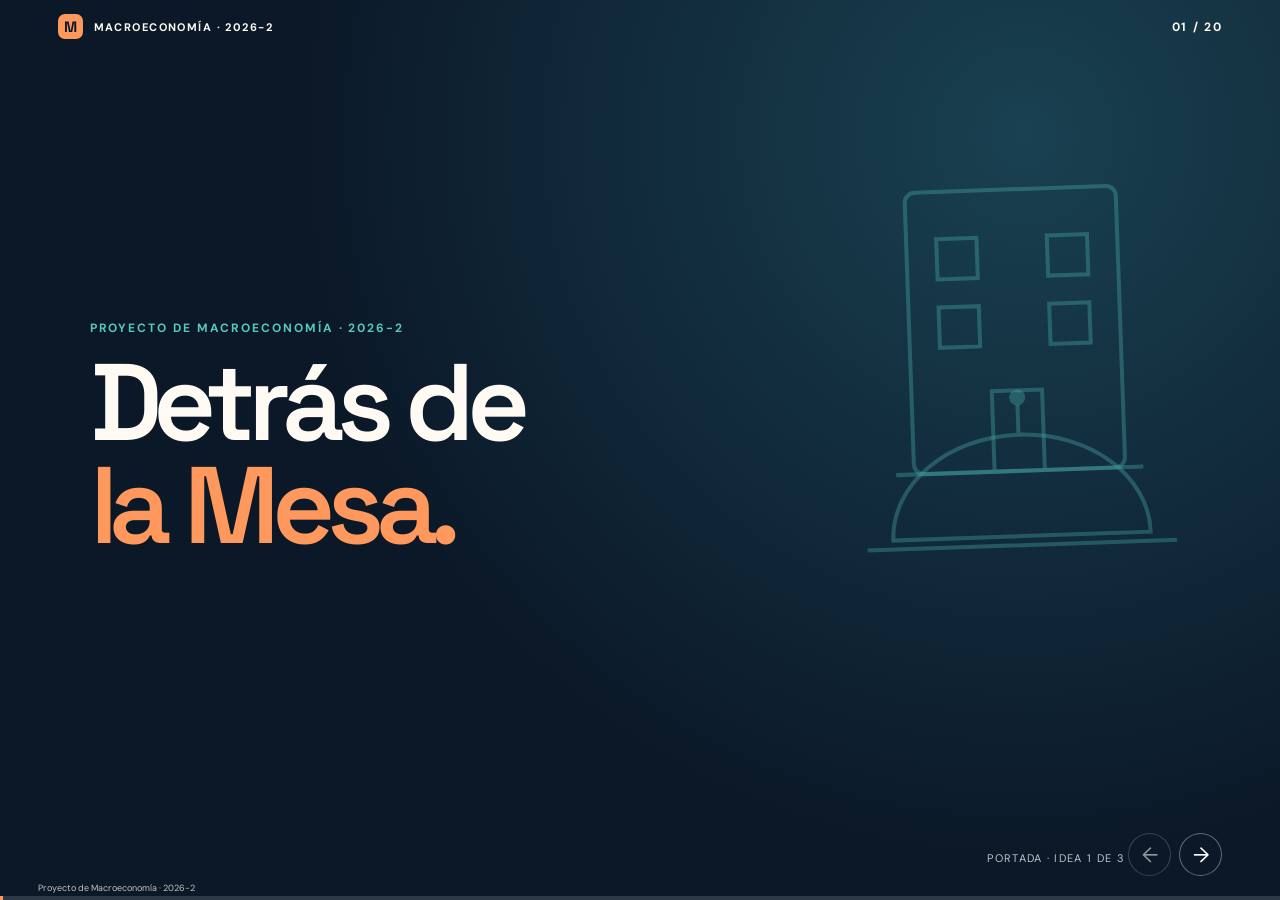
<file: index.html>
<!doctype html>
<html lang="es">
<head>
  <meta charset="utf-8">
  <meta name="viewport" content="width=device-width, initial-scale=1">
  <meta http-equiv="refresh" content="0; url=./v2/">
  <title>Detrás de la Mesa · Macroeconomía 2026-2</title>
  <link rel="canonical" href="./v2/">
</head>
<body>
  <p>Abriendo <a href="./v2/">Detrás de la Mesa</a>…</p>
</body>
</html>
</file>
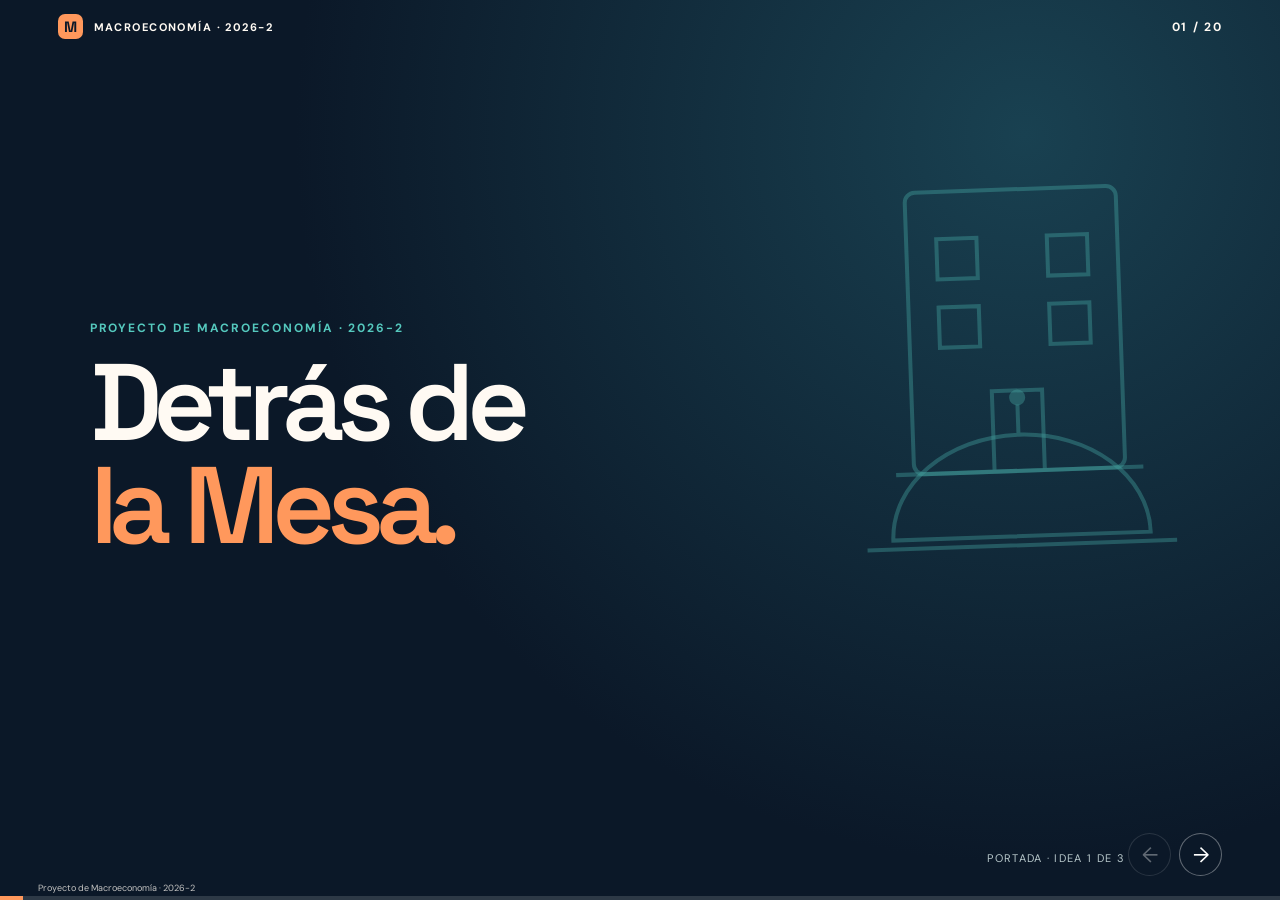
<file: v2/index.html>
<!doctype html>
<html lang="es">
<head>
  <meta charset="utf-8">
  <meta name="viewport" content="width=device-width, initial-scale=1">
  <meta name="theme-color" content="#0b1828">
  <meta name="description" content="Una historia visual sobre empleo e informalidad en alojamiento y restaurantes, con foco en el AMVA.">
  <title>Detrás de la Mesa · Macroeconomía 2026-2</title>
  <link rel="preconnect" href="https://fonts.googleapis.com">
  <link rel="preconnect" href="https://fonts.gstatic.com" crossorigin>
  <link href="https://fonts.googleapis.com/css2?family=DM+Sans:wght@400;500;600;700&family=Space+Grotesk:wght@400;500;600;700&display=swap" rel="stylesheet">
  <link rel="stylesheet" href="/v2/style.css">
  <script src="/v2/app.js" defer></script>
</head>
<body>
  <div class="deck" id="deck" aria-live="polite">
    <header class="chrome"><div class="brand"><span class="brandMark" aria-hidden="true">M</span><span>MACROECONOMÍA · 2026-2</span></div><div class="count" id="count">01 / 20</div></header>
    <div class="progressTrack"><div id="progressBar"></div></div>

    <section class="scene hero active" data-name="Portada" aria-label="Portada">
      <div class="heroArt" aria-hidden="true">
        <svg viewBox="0 0 420 500" fill="none" xmlns="http://www.w3.org/2000/svg"><rect x="105" y="45" width="210" height="280" rx="10" stroke="currentColor" stroke-width="4"/><path d="M87 325H333M135 92H175V132H135zM245 92H285V132H245zM135 160H175V200H135zM245 160H285V200H245zM185 245H235V325H185z" stroke="currentColor" stroke-width="4"/><path d="M56 399h308M82 390c0-56 57-101 128-101s128 45 128 101H82zm128-101v-30" stroke="currentColor" stroke-width="4"/><circle cx="210" cy="252" r="8" fill="currentColor"/></svg>
      </div>
      <div class="sceneBody heroBody">
        <p class="overline">Proyecto de Macroeconomía · 2026-2</p>
        <h1>Detrás de<br><span class="accent">la Mesa.</span></h1>
        <div class="heroReveal" data-reveal="1"><p class="heroTurn">Dinámicas Laborales e Informalidad en el Sector de Restaurantes y Alojamiento</p></div>
        <p class="heroRegion" data-reveal="2">Colombia <span>↔</span> AMVA</p>
        <div class="heroCredits" data-reveal="3"><p>Manuela Jaramillo Aguilar · Luisa Giraldo Serrano<br>Martin Restrepo · Felipe Fernández Aldana</p><span>Macroeconomía 2026-2</span></div>
      </div>
      <div class="source">Proyecto de Macroeconomía · 2026-2</div>
    </section>

    <section class="scene light" data-name="Importancia" aria-label="Importancia económica">
      <div class="sceneBody">
        <div class="sceneHeader"><p class="overline">01 / El tamaño del sector</p><h2>No hablamos de una actividad marginal.</h2></div>
        <div class="importanceLayout"><div class="importanceHero"><div class="giant">1,82<span>M</span></div><p>personas ocupadas en 2025</p><div class="peopleBand" aria-hidden="true"><span>● ● ● ● ● ● ● ● ● ● ● ● ● ● ● ● ● ●</span></div></div><div class="importanceAside" data-reveal="1"><div><span class="metric">2,16 %</span><p>del PIB nacional en 2024</p></div><div><span class="metric">7,7 %</span><p>del empleo del país</p></div></div></div>
        <div class="takeaway" data-reveal="2"><span class="takeawayLabel">LECTURA ECONÓMICA</span><p>Si esta actividad cambia sus condiciones de contratación, el efecto alcanza a una parte importante del empleo colombiano.</p></div>
      </div><div class="source">Fuentes: DANE, Cuenta Satélite de Turismo 2024; GEIH 2025. Cifras del trabajo.</div>
    </section>

    <section class="scene dark comparisonScene" data-name="Colombia y AMVA" aria-label="Informalidad en Colombia y el AMVA">
      <div class="sceneBody"><p class="overline">02 / La contradicción</p><h2>Mucho empleo.<br><span class="accent">Poca protección.</span></h2><div class="rankingPill" data-reveal="1">2.º sector con mayor informalidad del país</div><div class="geoCompare"><div class="geoSide"><div class="geoHeading"><span>COLOMBIA</span><strong>79 %</strong></div><div class="geoBar"><div class="fill national"></div></div><p><b>Informalidad:</b> casi 8 de cada 10 trabajadores del sector</p></div><div class="geoSide" data-reveal="2"><div class="geoHeading"><span>AMVA</span><strong>60 %</strong></div><div class="geoBar"><div class="fill amva"></div></div><p><b>Informalidad:</b> 6 de cada 10 trabajadores del sector</p></div></div><div class="gapAnnotation" data-reveal="3"><strong>19 puntos menos en el AMVA</strong><span>La región mejora frente al país, pero la informalidad sigue siendo mayoritaria.</span></div><p class="comparisonContext" data-reveal="4">Como referencia, el promedio de informalidad de toda la economía colombiana es <b>55,8 %</b>.</p></div>
      <div class="source">Fuente: cálculos propios con microdatos GEIH, jul. 2025–jun. 2026; DANE. La clasificación «2.º» corresponde al análisis sectorial del equipo.</div>
    </section>

    <section class="scene warm" data-name="Dilema" aria-label="Dilema de salarios, ingresos y empleo">
      <div class="sceneBody"><p class="overline">03 / Un dilema que afecta a todos</p><h2>El trabajo cuesta más.<br><span class="inkAccent">Al negocio le ingresa menos.</span></h2><div class="dilemmaLayout"><div class="dilemmaDiagram"><div class="dilemmaRow up"><span>Salarios reales</span><strong>+4,1 %</strong><i>↗</i></div><div class="dilemmaRow down" data-reveal="1"><span>Ingresos operacionales</span><strong>−2,1 %</strong><i>↘</i></div><div class="dilemmaRow down" data-reveal="2"><span>Personal ocupado</span><strong>−0,8 %</strong><i>↘</i></div></div><div class="dilemmaText" data-reveal="3"><p>En un sector intensivo en mano de obra, una presión simultánea sobre costos e ingresos puede llevar a ajustar turnos y contratación.</p><div class="incomeComparison"><small>Ingreso laboral promedio nacional</small><div><span>Asalariados</span><b>$2.158.174</b></div><div><span>Independientes</span><b>$1.384.199</b></div></div></div></div><p class="precision" data-reveal="3">Los ingresos laborales son promedios nacionales, no salarios exclusivos del sector. Las cifras de EMA son variaciones entre ene.–ago. 2025 y 2024.</p></div>
      <div class="source">Fuentes: DANE, ingreso laboral 2026a y 2026b; Encuesta Mensual de Alojamiento (EMA), ene.–ago. 2025.</div>
    </section>

    <section class="scene dark" data-name="Ciclo de vida" aria-label="Informalidad según edad">
      <div class="sceneBody chartScene"><div class="chartCopy"><p class="overline">04 / La edad cambia el riesgo</p><h2>Una curva<br>en forma de <span class="accent">U.</span></h2><p>La informalidad cae al avanzar en la vida laboral y vuelve a subir en edades mayores.</p><div class="ageKeys" data-reveal="1"><div><i>01</i><span>Jóvenes: entrada con poca experiencia.</span></div><div><i>02</i><span>Edades medias: más estabilidad.</span></div><div><i>03</i><span>Mayores: dificultades de reinserción.</span></div></div></div><figure class="chartFrame"><img src="../assets/fig1_informalidad_edad.png" alt="Tasa de informalidad por edad en el sector, AMVA frente a Colombia, de julio de 2025 a junio de 2026."><figcaption>El AMVA tiene tasas menores en cada grupo, pero conserva el patrón.</figcaption></figure></div>
      <div class="source">Fuente: cálculos propios con GEIH, jul. 2025–jun. 2026; Otero-Cortés et al. (2025).</div>
    </section>

    <section class="scene portraitScene" data-name="Aprender haciendo" aria-label="Escolaridad y entrevista a Alejandra">
      <div class="portraitImage alejandra"><img src="../assets/interview_alejandra.png" alt="Ilustración editorial de Manuela conversando con Alejandra"><div class="portraitNames"><span>Manuela</span><span>Alejandra</span></div></div><div class="portraitContent"><p class="overline">05 / El dato encuentra una voz</p><h2>Aprender<br><span class="accent">haciendo.</span></h2><div class="portraitStat"><strong>45 %</strong><span>del sector llegó como máximo al bachillerato</span></div><div class="speech interviewer" data-reveal="1"><small>MANUELA · PREGUNTA RESUMIDA</small><p>¿Hasta dónde estudiaste?</p></div><div class="speech interviewee" data-reveal="2"><small>ALEJANDRA · CITA TEXTUAL</small><p>“Yo terminé el colegio”.</p></div><div class="speech interviewee follow" data-reveal="3"><small>ALEJANDRA · CITA TEXTUAL</small><p>“Yo nunca tuve como una experiencia ni en la cocina, ni en la de la recepción”.</p></div><div class="portraitInsight" data-reveal="4">Dato y entrevista se conectan: varias tareas se aprenden trabajando, sin exigir formación técnica previa.</div></div>
      <div class="source">Fuentes: GEIH; entrevista a Alejandra (2026). Entrevista sectorial realizada en San Jerónimo, fuera del AMVA.</div>
    </section>

    <section class="scene light technologyScene" data-name="Tecnificación" aria-label="Tecnificación y productividad">
      <div class="sceneBody"><p class="overline">06 / Mecanismo económico · tecnificación</p><h2>Entrar exige pocas credenciales.<br><span class="tealText">Crecer exige más organización.</span></h2><div class="techCompare"><div class="techCase manual"><div class="techIcon" aria-hidden="true">▤</div><span>PROCESO MANUAL</span><strong>Pedido en papel · cobro en efectivo · tareas mezcladas</strong><p>Puede funcionar para un negocio pequeño, pero concentra muchas tareas en las mismas personas.</p></div><div class="techBridge" data-reveal="1"><b>→</b><span>inversión + aprendizaje</span></div><div class="techCase digital" data-reveal="2"><div class="techIcon" aria-hidden="true">▦</div><span>PROCESO DIGITAL</span><strong>Comanda electrónica · QR · datáfono · funciones definidas</strong><p>Permite ordenar pedidos, pagos y roles; la ganancia depende de cómo se implemente.</p></div></div><div class="techChain" data-reveal="3"><span>Poca formación exigida para ingresar</span><b>→</b><span>aprendizaje en el puesto</span><b>→</b><span>si no se invierte, la productividad puede estancarse</span></div></div>
      <div class="source">Fuentes: Tabla 2; entrevistas y campo (2026). La comparación no es rígida: micronegocios también usan QR y pagos digitales.</div>
    </section>

    <section class="scene warm rotationScene" data-name="Rotación" aria-label="Rotación de personal">
      <div class="sceneBody"><p class="overline">07 / Mecanismo económico · rotación</p><h2>Cuando los turnos cambian,<br><span class="inkAccent">también cambia la plantilla.</span></h2><div class="rotationPath"><div class="rotationNode"><span>DEMANDA</span><strong>Fines de semana y temporadas</strong><p>La necesidad de personal fluctúa.</p></div><div class="pathArrow" data-reveal="1">→</div><div class="rotationNode" data-reveal="1"><span>CONTRATACIÓN</span><strong>Trabajo por días u horas</strong><p>Entra gente con disponibilidad parcial, incluidos estudiantes.</p></div><div class="pathArrow" data-reveal="2">→</div><div class="rotationNode" data-reveal="2"><span>RESULTADO</span><strong>Más entradas y salidas</strong><p>Cuesta retener experiencia e invertir en formación continua.</p></div></div><div class="rotationEvidence" data-reveal="3"><b>ENTREVISTAS Y CAMPO</b><p>Vimos personal joven y turnos variables; Alejandra relató que hace varias funciones. Son observaciones cualitativas, no una tasa de rotación medida.</p></div></div>
      <div class="source">Fuentes: entrevistas a Alejandra, Viviana y Mauricio; observación de campo del equipo (2026).</div>
    </section>

    <section class="scene light" data-name="Campo y género" aria-label="Estadísticas de género y observación">
      <div class="sceneBody"><p class="overline">08 / Una diferencia que vimos en campo</p><h2>La estadística dice mayoría femenina.<br><span class="tealText">Nuestra visita mostró equilibrio.</span></h2><div class="genderLayout"><div class="genderNumbers"><div><span>NACIONAL</span><strong>68 %</strong><small>mujeres</small></div><div><span>AMVA</span><strong>64 %</strong><small>mujeres</small></div></div><div class="genderObservation" data-reveal="1"><div class="observationSymbol" aria-hidden="true">♀ <span>≈</span> ♂</div><p>En los locales visitados observamos una presencia relativamente pareja de hombres y mujeres, incluso en cocina.</p></div></div><div class="takeaway" data-reveal="2"><span class="takeawayLabel">CÓMO INTERPRETARLO</span><p>Las visitas fueron pocas y ocurrieron en horarios específicos. Complementan los datos del DANE; no los desmienten.</p></div></div><div class="source">Fuentes: GEIH; observación de campo del equipo (2026).</div>
    </section>

    <section class="scene dark microScene" data-name="Micronegocios" aria-label="Establecimientos independientes y fragilidad">
      <div class="sceneBody"><p class="overline">09 / La estructura del sector</p><h2>Se crean negocios.<br><span class="accent">No todos logran sostenerse.</span></h2><div class="microGrid"><div class="microLead"><strong>95 %</strong><p>de los restaurantes son establecimientos independientes</p><div class="microDots" aria-hidden="true">● ● ● ● ● ● ● ● ● ● ● ● ● ● ● ● ● ● ● ●</div></div><div class="microFacts"><div data-reveal="1"><b>+1,9 p. p.</b><p>contribución del sector a la creación de micronegocios en el IV trimestre de 2025</p></div><div data-reveal="2"><b>Más de 2.000</b><p>restaurantes cerraron en 2024</p></div><div data-reveal="3"><b>−44,3 %</b><p>variación de ventas reportada por ACODRES</p></div></div></div><div class="microInference" data-reveal="4"><span>LECTURA ECONÓMICA</span><p>Muchos negocios pequeños entran al mercado, pero una demanda y unos márgenes frágiles dificultan sostener inversiones, personal estable y costos de formalización.</p></div></div>
      <div class="source">Fuentes: DANE, EMICRON IV trim. 2025 (2026); ACODRES (2025). Las tres cifras describen indicadores distintos y no se suman.</div>
    </section>

    <section class="scene warm" data-name="Escala del negocio" aria-label="Mecanismo de escala y microempresas">
      <div class="sceneBody"><p class="overline">10 / Mecanismo económico · tamaño</p><h2>Una obligación cuesta distinto<br>según cuántas ventas la sostienen.</h2><div class="scaleMechanism"><div class="scaleCase"><span>RESTAURANTE FAMILIAR</span><div class="scalePeople">● ●</div><p>Viviana trabaja con su esposo en una vivienda adaptada.</p></div><div class="scaleDivision" data-reveal="1"><div class="fraction"><b>Costo fijo de formalizar</b><span></span><b>ventas del negocio</b></div><p>Con menos ventas, el mismo costo pesa más en cada operación.</p></div><div class="scaleOutcome" data-reveal="2"><strong>Mayor presión<br>hacia la informalidad</strong><span>Esto ayuda a explicar por qué se concentra en microempresas.</span></div></div><div class="fieldNote" data-reveal="3"><span>CONTRASTE</span><p>En establecimientos más organizados, como el caso relatado por Mauricio, la nómina y los trámites se gestionan con apoyo especializado. La escala cambia la capacidad de cumplir.</p></div></div><div class="source">Fuentes: entrevistas a Viviana y Mauricio; trabajo de campo (2026); Otero-Cortés et al. (2025).</div>
    </section>

    <section class="scene dark" data-name="Costo de contratación" aria-label="Costo de contratación formal">
      <div class="sceneBody"><p class="overline">11 / Mecanismo económico · contratar</p><h2>El salario no es<br>el costo total.</h2><div class="salaryMechanism"><div class="salaryBase"><span>SALARIO BÁSICO</span><strong>$1.750.905</strong></div><div class="salaryStack" data-reveal="1"><div>Transporte</div><div>Prestaciones</div><div>Seguridad social</div><div>Parafiscales</div></div><div class="salaryFinal" data-reveal="2"><span>COSTO ESTIMADO</span><strong>$2.991.713</strong><em>aprox. +71 %</em></div></div><div class="evidenceBand" data-reveal="3"><b>EL CORREO · Mauricio</b><span>Reportó que el peso de personal pasó de 21 % a 30–32 % de las ventas tras reducir la jornada. Es el dato de una empresa entrevistada, no una tasa sectorial.</span></div></div><div class="source">Fuentes: Tabla 3 del trabajo (estimación de costos 2026); entrevista a Mauricio (2026).</div>
    </section>

    <section class="scene coral peakScene" data-name="Picos de demanda" aria-label="Mecanismo de demanda y recargos">
      <div class="sceneBody"><p class="overline">12 / Mecanismo económico · cuándo se trabaja</p><h2>La demanda sube justo<br>en los días más costosos.</h2><div class="peakLayout"><div class="funnelGraphic" aria-label="Esquema: la demanda de fines de semana exige más personal y eleva los costos de contratación"><div class="funnelPeople" aria-hidden="true">♙ ♙ ♙ ♙ ♙ ♙ ♙ ♙</div><svg viewBox="0 0 600 350" role="img" aria-label="Embudo de demanda de personal y costo"><defs><linearGradient id="funnelGrad" x1="0" y1="0" x2="1" y2="1"><stop stop-color="#1e5361"/><stop offset="1" stop-color="#10293b"/></linearGradient></defs><path d="M70 55H530L360 230V287H240V230Z" fill="url(#funnelGrad)" stroke="#89d4cd" stroke-width="5"/><path d="M85 72H515M110 103H490M145 138H455" stroke="#89d4cd" stroke-opacity=".22" stroke-width="2"/><path d="M363 288H525" stroke="#ec6245" stroke-width="17" stroke-linecap="round"/><path d="m495 268 36 20-36 20" fill="none" stroke="#ec6245" stroke-width="13" stroke-linecap="round" stroke-linejoin="round"/><text x="300" y="185" text-anchor="middle" fill="#fff8ef" font-size="23" font-family="Arial">PERSONAL NECESARIO</text></svg><div class="funnelCaption">Ajuste de turnos en los picos</div></div><div class="peakCausality"><div class="peakStep"><b>01</b><span>Fines de semana y festivos: más clientes</span></div><div class="peakConnector" data-reveal="1">↓</div><div class="peakStep" data-reveal="1"><b>02</b><span>Se necesitan más personas por turno</span></div><div class="peakConnector" data-reveal="2">↓</div><div class="peakStep" data-reveal="2"><b>03</b><span>El recargo del día de descanso llega al <strong>90 %</strong> desde julio de 2026</span></div><div class="peakConnector" data-reveal="3">↓</div><div class="peakStep final" data-reveal="3"><b>04</b><span>Aumenta el incentivo a ajustar turnos o contratar por días</span></div></div></div><div class="mechanismResult" data-reveal="4"><span>UNA CAUSA PRINCIPAL</span><p>Los costos laborales son una barrera central para formalizar, como explica Otero-Cortés et al. (2025). Esto no vuelve informal automáticamente cada contrato, pero eleva la presión sobre negocios de márgenes estrechos.</p></div></div><div class="source">Fuentes: Ley 2466 de 2025; Otero-Cortés et al. (2025); entrevistas a Mauricio y Simón (2026). Los picos varían entre establecimientos.</div>
    </section>

    <section class="scene portraitScene reverse" data-name="Flexibilidad" aria-label="Flexibilidad y entrevista a Viviana">
      <div class="portraitImage viviana"><img src="../assets/interview_viviana.png" alt="Ilustración editorial de Luisa conversando con Viviana"><div class="portraitNames"><span>Luisa</span><span>Viviana</span></div></div><div class="portraitContent"><p class="overline">13 / La decisión del trabajador</p><h2>¿Por qué elegir<br>la <span class="accent">flexibilidad?</span></h2><p class="portraitIntro">Viviana trabajó formalmente desde los 17 años. Luego abrió un restaurante con su esposo.</p><div class="speech interviewer" data-reveal="1"><small>LUISA · CITA TEXTUAL</small><p>“¿Qué te hizo cambiar a ti de un trabajo formal a uno informal?”</p></div><div class="speech interviewee" data-reveal="2"><small>VIVIANA · CITA TEXTUAL</small><p>“Uno mismo es su jefe, uno mismo maneja sus horarios y eso.”</p></div><div class="portraitInsight" data-reveal="3">Conoce el empleo formal, pero valora decidir sus horarios. La flexibilidad puede pesar más que beneficios futuros.</div><p class="nuance" data-reveal="4">Alejandra también prefiere la flexibilidad de horarios y pagos, aunque reconoce los riesgos de no tener estabilidad.</p></div><div class="source">Fuentes: entrevistas de Luisa a Viviana y de Manuela a Alejandra (2026). Alejandra trabaja fuera del AMVA.</div>
    </section>

    <section class="scene light" data-name="Mecanismo integrado" aria-label="Síntesis de mecanismos">
      <div class="sceneBody"><p class="overline">14 / Lo que conecta todos los hallazgos</p><h2>Así se reproduce la informalidad.</h2><div class="causalLanes"><div class="causalLane"><span class="laneTag">NEGOCIO</span><strong>Escala pequeña + costos laborales + picos de demanda</strong><b class="laneArrow" data-reveal="1">→</b><p data-reveal="1">Busca personal solo cuando lo necesita y reduce compromisos fijos.</p></div><div class="causalLane" data-reveal="2"><span class="laneTag">TRABAJADOR</span><strong>Entrada fácil + horarios variables + necesidad de ingreso</strong><b class="laneArrow">→</b><p>Acepta turnos flexibles, aunque pierda estabilidad y protección.</p></div></div><div class="causalConvergence" data-reveal="3"><div class="convergeArrows" aria-hidden="true">↘ <span>↙</span></div><strong>El acuerdo informal sigue siendo atractivo para ambas partes en el corto plazo.</strong><p>Resultado observado: 79 % de informalidad sectorial en Colombia y 60 % en el AMVA.</p></div><p class="causalCaveat" data-reveal="4">Es una interpretación económica de los datos y entrevistas, no una estimación causal.</p></div><div class="source">Fuentes: cálculos propios con GEIH (jul. 2025–jun. 2026), entrevistas, campo y Otero-Cortés et al. (2025).</div>
    </section>

    <section class="scene policyIntro" data-name="Menos Barreras" aria-label="Presentación de Menos Barreras">
      <div class="sceneBody"><p class="overline">15 / Una política del Ministerio de Trabajo</p><h2>Menos<br><span class="accent">Barreras.</span></h2><p class="policyTagline" data-reveal="1">Sabemos que la informalidad no desaparecerá de inmediato: hoy muchas personas dependen de estos ingresos. Sí podemos reducir las barreras que hacen tan difícil trabajar y emprender formalmente.</p><div class="policySignal" data-reveal="2"><span>Una política</span><b>→</b><span>tres acciones conectadas</span></div></div><div class="policyArt" aria-hidden="true"><span class="ring r1"></span><span class="ring r2"></span><span class="ring r3"></span><span class="ringCore">MB</span></div><div class="source">Propuesta del equipo basada en el análisis económico integral.</div>
    </section>

    <section class="scene light" data-name="Política en acción" aria-label="Tres acciones de Menos Barreras">
      <div class="sceneBody"><p class="overline">16 / Cómo funcionaría</p><h2>Tres acciones.<br>Un mismo resultado.</h2><div class="policyActions"><div class="action"><span>01</span><strong>Ventanilla única</strong><p>Reunir RUT, registro, permisos e impuestos en un solo lugar.</p><em>↓ tiempo, desplazamientos y costos de trámite</em></div><div class="action" data-reveal="1"><span>02</span><strong>Alianzas laborales</strong><p>Conectar hoteles y restaurantes con SENA, Colegio Mayor y Mariano Moreno.</p><em>↓ dificultad para encontrar empleo formal</em></div><div class="action" data-reveal="2"><span>03</span><strong>Crédito por grupos</strong><p>Banco de las Oportunidades y proveedores financian equipos a negocios similares.</p><em>↑ productividad; ↓ “gota a gota”</em></div></div><div class="policyOutcome" data-reveal="3">Menos tiempo y costos <b>→</b> más capacidad para formalizar. Mejor formación y crédito <b>→</b> negocios más productivos y empleos más estables.</div></div><div class="source">Propuesta del equipo. Ministerio de Trabajo, Alcaldía de Medellín y aliados como entidades ejecutoras.</div>
    </section>

    <section class="scene dark" data-name="Cierre" aria-label="Conclusión y pregunta">
      <div class="sceneBody closingBody"><p class="overline">17 / La idea que queremos dejar</p><h2>El sector crea empleo.<br><span class="accent">La pregunta es qué tipo de empleo.</span></h2><p class="closingSummary" data-reveal="1">La informalidad se sostiene por costos, tamaño, demanda irregular y una flexibilidad que muchas personas necesitan. No desaparecerá de un día para otro, pero podemos hacer menos costoso y más útil dar el paso hacia la formalidad.</p><div class="closingQuestion" data-reveal="2">¿Cómo hacemos para que un trabajo flexible también sea un trabajo protegido?</div><p class="thanks" data-reveal="3">Gracias.</p></div><div class="source">Síntesis del proyecto · Macroeconomía 2026-2.</div>
    </section>

    <section class="scene refsScene" data-name="Fuentes I" aria-label="Referencias estadísticas">
      <div class="sceneBody"><p class="overline">18 / Fuentes estadísticas</p><h2>Referencias · DANE.</h2><div class="references"><p>DANE. (2025). <em>Cuenta Satélite de Turismo 2024.</em> <a href="https://www.dane.gov.co/files/operaciones/CST/bol-CST-2024.pdf" target="_blank" rel="noopener">Boletín</a>.</p><p>DANE. (2025). <em>Gran Encuesta Integrada de Hogares: insumos para la mesa de concertación 2026.</em> <a href="https://www.dane.gov.co/files/operaciones/GEIH/press-GEIH-Insumos%20contextoMesaConcertacion-2026.pdf" target="_blank" rel="noopener">Informe</a>.</p><p>DANE. (2025). <em>Encuesta Mensual de Alojamiento: boletines 2025.</em> <a href="https://www.dane.gov.co/index.php/estadisticas-por-tema/servicios/encuesta-mensual-de-alojamiento-ema" target="_blank" rel="noopener">EMA</a>.</p><p>DANE. (2026). <em>GEIH: mercado laboral, diciembre de 2025.</em> <a href="https://www.dane.gov.co/files/operaciones/GEIH/bol-GEIH-dic2025.pdf" target="_blank" rel="noopener">Boletín</a>.</p><p>DANE. (2026). <em>Empleo informal, octubre–diciembre de 2025.</em> <a href="https://www.dane.gov.co/files/operaciones/GEIH/bol-GEIHEISS-oct-dic2025.pdf" target="_blank" rel="noopener">Boletín</a>.</p><p>DANE. (2026). <em>GEIH: mercado laboral, junio de 2026.</em> <a href="https://www.dane.gov.co/files/operaciones/GEIH/bol-GEIH-jun2026.pdf" target="_blank" rel="noopener">Boletín</a>.</p><p>DANE. (2026). <em>Microdatos de la GEIH, 2025–2026.</em> <a href="https://microdatos.dane.gov.co/" target="_blank" rel="noopener">Archivo</a>.</p></div></div><div class="source">Los cálculos sectoriales para Colombia y AMVA son elaboración propia del equipo a partir de la GEIH.</div>
    </section>

    <section class="scene refsScene" data-name="Fuentes II" aria-label="Referencias institucionales y cualitativas">
      <div class="sceneBody"><p class="overline">19 / Fuentes y trabajo de campo</p><h2>Referencias · análisis.</h2><div class="references"><p>DANE. (2026). <em>Encuesta de Micronegocios, IV trimestre de 2025.</em> <a href="https://www.dane.gov.co/files/operaciones/EMICRON/bol-EMICRON-IVtrim2025.pdf" target="_blank" rel="noopener">Boletín</a>.</p><p>DANE. (2026). <em>Producto Interno Bruto, IV trimestre de 2025.</em> <a href="https://www.dane.gov.co/files/operaciones/PIB/bol-PIB-IVtrim2025.pdf" target="_blank" rel="noopener">Boletín</a>.</p><p>Otero-Cortés, A. (coord.). (2025). <em>Nueva evidencia sobre la informalidad laboral y empresarial en Colombia.</em> Banco de la República. <a href="https://doi.org/10.32468/espe108" target="_blank" rel="noopener">DOI</a>.</p><p>Congreso de Colombia. (2025). <em>Ley 2466 de 2025.</em> <a href="https://www.funcionpublica.gov.co/eva/gestornormativo/norma.php?i=260676" target="_blank" rel="noopener">Texto legal</a>.</p><p>ACODRES. (2025). <em>Información sectorial de la industria gastronómica.</em> <a href="https://acodres.com.co/" target="_blank" rel="noopener">Sitio institucional</a>.</p><p>Salario Mínimo Colombia. (2026). <em>Estimación del costo salarial mensual.</em> <a href="https://www.salariominimocolombia.net/" target="_blank" rel="noopener">Tabla de referencia</a>.</p><p>Equipo del proyecto. (2026). Entrevistas a Alejandra, Viviana, Mauricio y Simón; observación de campo; Tabla 3 del informe. Alejandra trabaja en San Jerónimo, fuera del AMVA.</p></div></div><div class="source">El listado conserva todas las fuentes citadas en el informe y distingue los cálculos propios y el trabajo de campo.</div>
    </section>

    <nav class="controls" aria-label="Navegación de la presentación"><button id="back" type="button" aria-label="Retroceder">←</button><button id="forward" type="button" aria-label="Avanzar">→</button></nav>
    <div class="progressLabel" id="progressLabel">Pulsa → para revelar la siguiente idea</div>
  </div>
</body>
</html>
</file>
<file: v2/style.css>
:root{--navy:#0b1828;--navy2:#10253b;--cream:#f7f2e9;--white:#fffaf3;--orange:#ff985c;--coral:#eb6956;--teal:#55c9be;--blue:#6eb5d7;--ink:#14273a;--muted:#a7bbc5;--line:rgba(255,255,255,.18)}
*{box-sizing:border-box}html,body{margin:0;width:100%;height:100%;overflow:hidden}body{font-family:'DM Sans',sans-serif;background:var(--navy);color:var(--white)}button,a{font:inherit}button{cursor:pointer}.deck{height:100dvh;width:100vw;position:relative;overflow:hidden}.scene{position:absolute;inset:0;display:flex;align-items:center;justify-content:center;opacity:0;visibility:hidden;transform:translateX(6%);transition:opacity .65s ease,transform .7s cubic-bezier(.2,.8,.2,1),visibility .65s;overflow:hidden;padding:72px 7vw 65px;background:var(--navy)}.scene.active{opacity:1;visibility:visible;transform:none;z-index:2}.scene.left{transform:translateX(-6%)}.sceneBody{width:min(1220px,100%);position:relative;z-index:2;min-width:0}.scene.dark{background:radial-gradient(ellipse at 80% 25%,#183d4a 0%,var(--navy) 55%)}.scene.light{background:var(--cream);color:var(--ink)}.scene.warm{background:#ffdcae;color:var(--ink)}.scene.coral{background:#f9bfa7;color:var(--ink)}.scene.refsScene{background:#14273a}
.chrome{position:absolute;z-index:50;top:0;left:0;right:0;height:53px;display:flex;align-items:center;justify-content:space-between;padding:0 4.5vw;color:var(--white);pointer-events:none}.light~.chrome{color:var(--white)}.brand{display:flex;align-items:center;gap:11px;letter-spacing:.13em;font-size:11px;font-weight:700}.brandMark{display:flex;justify-content:center;align-items:center;background:var(--orange);color:var(--navy);font-family:'Space Grotesk';font-weight:700;width:25px;height:25px;border-radius:7px;font-size:15px;letter-spacing:0}.count{font-size:12px;font-weight:700;letter-spacing:.14em}.progressTrack{position:absolute;bottom:0;left:0;width:100%;height:4px;background:rgba(255,255,255,.14);z-index:60}.progressTrack div{height:100%;width:0;background:var(--orange);transition:width .4s}.controls{position:absolute;right:4.5vw;bottom:24px;z-index:55;display:flex;gap:8px}.controls button{width:43px;height:43px;border:1px solid rgba(255,255,255,.35);background:#0b1828;color:white;border-radius:50%;font-size:21px;transition:.2s}.controls button:hover{background:var(--orange);border-color:var(--orange);color:var(--navy);transform:translateY(-2px)}.controls button:disabled{opacity:.35;cursor:default;transform:none}.progressLabel{position:absolute;bottom:35px;right:155px;z-index:55;font-size:11px;color:#b8c8cb;text-transform:uppercase;letter-spacing:.12em}.source{position:absolute;left:7vw;bottom:26px;font-size:11px;line-height:1.2;max-width:72vw;opacity:.62;z-index:5}.scene.light .source,.scene.warm .source,.scene.coral .source{color:var(--ink)}
.deck[data-theme="light"] .chrome{color:var(--ink)}.deck[data-theme="light"] .progressLabel{color:#526570}
.source{font-size:12px;opacity:.82}
.overline{margin:0 0 15px;text-transform:uppercase;letter-spacing:.16em;font-weight:700;font-size:12px;color:var(--teal)}.light .overline,.warm .overline,.coral .overline{color:#9c4b31}h1,h2,h3,p{margin-top:0}h1,h2,.giant,.metric,.hugePercent,.geoHeading strong,.portraitStat strong,.salaryBase strong,.salaryFinal strong,.weekCost strong,.closingQuestion{font-family:'Space Grotesk',sans-serif}h1{font-size:clamp(62px,7.3vw,112px);line-height:.95;letter-spacing:-.075em;font-weight:600;margin-bottom:35px}h2{font-size:clamp(39px,4.55vw,69px);line-height:1.03;letter-spacing:-.063em;font-weight:600;margin-bottom:27px}.accent{color:var(--orange)}.inkAccent{color:#bc4b34}.tealText{color:#047d81}.sceneHeader h2{max-width:1000px}.source a{color:inherit}
[data-reveal]{opacity:0;visibility:hidden;transform:translateY(22px);transition:opacity .5s,transform .65s cubic-bezier(.2,.8,.2,1),visibility .5s}.active [data-reveal].shown{opacity:1;visibility:visible;transform:none}.scene:not(.active) [data-reveal].shown{opacity:0;visibility:hidden}
[data-reveal]:not(.shown){display:none}.active [data-reveal].shown{animation:reveal .55s cubic-bezier(.2,.8,.2,1) both}@keyframes reveal{from{opacity:0;transform:translateY(18px)}to{opacity:1;transform:none}}
.hero{background:radial-gradient(circle at 80% 15%,#194151 0%,var(--navy) 57%)}.heroBody{max-width:1200px}.heroArt{position:absolute;right:4vw;top:16vh;width:min(33vw,440px);color:rgba(85,201,190,.42);transform:rotate(-2deg);z-index:1}.heroArt svg{width:100%;height:auto}.hero .overline{color:var(--teal)}.hero h1{max-width:850px;position:relative;z-index:2}.heroTurn{font-family:'Space Grotesk';font-size:clamp(28px,3.1vw,46px);line-height:1.12;letter-spacing:-.045em;margin-bottom:10px}.heroTurn strong{color:var(--orange)}.heroSub{color:#d1ddd9;font-size:18px}.heroCredits{margin-top:34px;padding-top:18px;border-top:1px solid rgba(255,255,255,.25);width:max-content;max-width:90%}.heroCredits p{font-size:17px;line-height:1.5;margin:0 0 7px}.heroCredits span{font-size:12px;color:var(--teal);font-weight:700;text-transform:uppercase;letter-spacing:.12em}
.importanceLayout{display:grid;grid-template-columns:1.3fr 1fr;gap:6vw;align-items:center;margin-top:25px}.importanceHero{position:relative}.giant{font-size:clamp(110px,15vw,200px);font-weight:600;letter-spacing:-.1em;line-height:.8;color:#e7634e}.giant span{font-size:.58em}.importanceHero>p{font-size:22px;margin:16px 0 20px}.peopleBand{height:58px;overflow:hidden;white-space:nowrap;color:#e7634e;font-size:42px;letter-spacing:10px;opacity:.65}.importanceAside{display:grid;grid-template-columns:1fr 1fr;gap:30px}.importanceAside>div{border-top:4px solid #0d8b8a;padding-top:20px}.metric{display:block;font-size:clamp(44px,5vw,70px);letter-spacing:-.07em;font-weight:600}.importanceAside p{font-size:18px;max-width:175px}.takeaway{background:var(--ink);color:var(--white);border-radius:18px;margin-top:29px;padding:18px 24px;display:flex;align-items:center;gap:22px}.takeawayLabel{font-size:11px;letter-spacing:.16em;color:var(--teal);min-width:130px;font-weight:700}.takeaway p{font-size:20px;line-height:1.25;margin:0}
.importanceLayout:has(.importanceAside:not(.shown)){grid-template-columns:1fr}.importanceLayout:has(.importanceAside:not(.shown)) .importanceHero{display:grid;grid-template-columns:auto 1fr;column-gap:28px;align-items:end}.importanceLayout:has(.importanceAside:not(.shown)) .importanceHero .peopleBand{grid-column:1/-1;max-width:1100px}.importanceLayout:has(.importanceAside:not(.shown)) .importanceHero>p{font-size:30px;max-width:230px;line-height:1.1}
.importanceLayout:not(:has(.importanceAside:not(.shown))){grid-template-columns:minmax(0,1.3fr) minmax(0,1fr)}.importanceHero,.importanceAside{min-width:0}.importanceAside{grid-template-columns:repeat(2,minmax(0,1fr))}.importanceAside .metric{font-size:clamp(39px,4.5vw,62px)}.importanceLayout:not(:has(.importanceAside:not(.shown))) .giant{font-size:clamp(98px,12.5vw,170px)}
.contradictionBody h2{font-size:clamp(50px,6vw,87px)}.splitMetrics{display:flex;gap:5vw;align-items:end}.hugePercent{display:flex;align-items:baseline;position:relative;color:var(--orange);line-height:.8}.hugePercent span{font-size:clamp(120px,15vw,210px);font-weight:600;letter-spacing:-.1em}.hugePercent sup{font-size:72px;font-weight:600;margin-left:10px}.hugePercent p{position:absolute;left:5px;bottom:-70px;font-family:'DM Sans';font-size:19px;letter-spacing:0;line-height:1.23;color:#fff;white-space:nowrap}.comparisonMarker{padding-left:30px;border-left:2px solid var(--teal);margin-bottom:12px}.comparisonMarker span{display:block;text-transform:uppercase;letter-spacing:.14em;color:var(--teal);font-size:12px}.comparisonMarker strong{font-family:'Space Grotesk';font-size:clamp(52px,5vw,75px);letter-spacing:-.07em;line-height:1.1}.comparisonMarker p{font-size:17px;color:#d3e0dd;line-height:1.25;margin:0}.fieldStrip{margin-top:102px;display:flex;align-items:center;gap:35px;background:rgba(255,255,255,.09);border-left:5px solid var(--orange);padding:18px 24px;border-radius:0 14px 14px 0}.fieldStrip span{min-width:120px;color:var(--orange);letter-spacing:.13em;font-size:11px;font-weight:700}.fieldStrip p{font-size:18px;line-height:1.35;margin:0}
.warm h2{max-width:970px}.dilemmaLayout{display:grid;grid-template-columns:1.05fr .95fr;gap:6vw;align-items:center}.dilemmaDiagram{display:grid;gap:10px}.dilemmaRow{display:flex;align-items:center;justify-content:space-between;position:relative;padding:15px 26px;background:#fff8ef;border-radius:13px;box-shadow:0 8px 16px rgba(105,47,23,.08);min-height:73px}.dilemmaRow span{font-size:19px}.dilemmaRow strong{font-family:'Space Grotesk';font-size:31px;min-width:100px}.dilemmaRow i{font-size:30px;font-style:normal}.dilemmaRow.up{border-left:6px solid #078b80}.dilemmaRow.up strong,.dilemmaRow.up i{color:#078b80}.dilemmaRow.down{border-left:6px solid #d15138}.dilemmaRow.down strong,.dilemmaRow.down i{color:#d15138}.dilemmaText>p{font-size:22px;line-height:1.3}.incomeComparison{background:#132a37;color:white;border-radius:16px;padding:17px 20px}.incomeComparison small{display:block;color:#a8c1c8;font-size:11px;letter-spacing:.08em;text-transform:uppercase;margin-bottom:7px}.incomeComparison div{display:flex;justify-content:space-between;padding:6px 0;font-size:16px}.incomeComparison b{font-family:'Space Grotesk';font-size:19px;color:#ffac69}.precision{font-size:13px;margin:20px 0 0;opacity:.8}
.geoCompare{display:grid;grid-template-columns:1fr 1fr;gap:5vw;margin-top:38px}.geoHeading{display:flex;align-items:baseline;justify-content:space-between}.geoHeading span{font-weight:700;letter-spacing:.12em;font-size:16px}.geoHeading strong{font-size:clamp(70px,8vw,110px);letter-spacing:-.08em;line-height:.9}.geoSide:first-child .geoHeading strong{color:#eb6e4b}.geoSide:last-child .geoHeading strong{color:#0c9f9c}.geoBar{height:30px;background:#d9d4ca;border-radius:50px;margin:20px 0 10px;overflow:hidden}.geoBar .fill{height:100%;border-radius:50px;width:0;transition:width 1.1s cubic-bezier(.15,.75,.2,1)}.active .geoSide:first-child .fill{width:79%}.active .geoSide[data-reveal].shown .fill{width:60%}.national{background:#eb6e4b}.amva{background:#0c9f9c}.geoSide p{font-size:18px}.gapAnnotation{margin-top:32px;display:flex;align-items:center;gap:22px;border-top:1px solid #b9b5aa;padding-top:20px}.gapAnnotation strong{font-family:'Space Grotesk';font-size:28px;min-width:380px}.gapAnnotation span{font-size:18px;line-height:1.3}.fieldNote{margin-top:22px;display:flex;gap:20px;align-items:center;background:#e3ebe7;padding:15px 20px;border-radius:13px}.fieldNote span{font-size:11px;color:#057c7b;letter-spacing:.12em;font-weight:700;min-width:90px}.fieldNote p{font-size:17px;line-height:1.3;margin:0}
.chartScene{display:grid;grid-template-columns:.43fr .57fr;gap:3vw;align-items:center}.chartCopy h2{font-size:clamp(45px,5vw,76px)}.chartCopy>p:not(.overline){font-size:19px;line-height:1.35;color:#ced9d7}.chartFrame{margin:0;background:#fff;padding:14px;border-radius:18px;box-shadow:0 20px 50px rgba(0,0,0,.22)}.chartFrame img{display:block;width:100%;height:clamp(340px,48vh,500px);object-fit:contain}.chartFrame figcaption{font-size:12px;color:#4d5b60;padding:4px 9px 0}.ageKeys{display:grid;gap:9px;margin-top:30px}.ageKeys div{display:flex;gap:13px;align-items:center}.ageKeys i{font-style:normal;font-family:'Space Grotesk';font-size:20px;color:var(--orange)}.ageKeys span{font-size:16px}
.portraitScene{background:#0b1828;display:grid;grid-template-columns:42% 58%;padding:0}.portraitScene.reverse{grid-template-columns:42% 58%}.portraitImage{position:relative;height:100%;overflow:hidden;background:#1f3446}.portraitImage img{width:100%;height:100%;object-fit:cover;display:block}.portraitImage:after{content:'';position:absolute;inset:0;background:linear-gradient(90deg,transparent 75%,#0b1828 100%)}.portraitContent{position:relative;z-index:2;padding:85px 9vw 67px 4vw;width:100%;min-width:0}.portraitContent h2{font-size:clamp(46px,5.2vw,76px);margin-bottom:15px}.portraitStat{display:flex;gap:15px;align-items:center;padding-bottom:15px;border-bottom:1px solid var(--line)}.portraitStat strong{font-size:64px;color:var(--teal);letter-spacing:-.08em;line-height:1}.portraitStat span{font-size:17px;max-width:210px}.dialogue{margin-top:20px;background:#fff7ed;color:var(--ink);padding:19px 23px;border-radius:17px}.questionLabel{font-size:11px;font-weight:700;color:#9e4a33;letter-spacing:.13em;margin-bottom:9px}.dialogue blockquote{font-family:'Space Grotesk';font-size:clamp(20px,2.2vw,29px);line-height:1.17;letter-spacing:-.03em;margin:0}.dialogue cite{display:block;font-size:12px;font-style:normal;margin-top:9px;color:#6d5f5a}.portraitInsight{font-size:18px;line-height:1.28;margin-top:16px;border-left:3px solid var(--teal);padding-left:15px;color:#d8e3e1}.portraitIntro{font-size:18px;line-height:1.3;color:#d8e3e1}.nuance{font-size:14px;color:#b7cacc;margin-top:13px;line-height:1.25}
.portraitScene .source{background:rgba(11,24,40,.78);padding:5px 8px;border-radius:5px;opacity:.9;max-width:40vw}.portraitNames{position:absolute;left:4vw;right:5vw;bottom:48px;z-index:3;display:flex;justify-content:space-between}.portraitNames span{background:rgba(11,24,40,.8);padding:6px 11px;border:1px solid rgba(255,255,255,.25);border-radius:100px;color:white;font-size:12px;font-weight:700;letter-spacing:.04em}
.genderLayout{display:grid;grid-template-columns:1fr 1fr;gap:5vw;align-items:center}.genderNumbers{display:flex;gap:35px}.genderNumbers div{padding:16px 23px;border-left:5px solid #ee7654}.genderNumbers div:last-child{border-color:#0d9a9a}.genderNumbers span,.genderNumbers small{display:block;font-size:14px;letter-spacing:.08em}.genderNumbers strong{font-family:'Space Grotesk';font-size:clamp(65px,7vw,95px);line-height:1.05;letter-spacing:-.09em}.genderObservation{padding:20px 25px;background:#e1ebe8;border-radius:18px}.observationSymbol{font-size:clamp(55px,6vw,80px);color:#0a8585;text-align:center}.observationSymbol span{color:#d3634b}.genderObservation p{font-size:20px;line-height:1.3;margin:5px 0 0}.genderLayout+.takeaway{margin-top:45px}
.scaleMechanism{display:grid;grid-template-columns:.88fr 1.12fr .9fr;gap:2vw;align-items:stretch;margin-top:33px}.scaleCase,.scaleDivision,.scaleOutcome{min-height:220px;padding:22px;border-radius:17px}.scaleCase{background:#fff8ec;border:1px solid rgba(25,50,65,.15)}.scaleCase>span{font-size:12px;font-weight:700;letter-spacing:.13em;color:#a54932}.scalePeople{font-size:65px;color:#db6748;letter-spacing:6px;line-height:1.4}.scaleCase p{font-size:18px;line-height:1.3}.scaleDivision{background:#14303a;color:#fff}.fraction{display:flex;flex-direction:column;align-items:center;font-family:'Space Grotesk';font-size:22px;line-height:1.1;margin:20px 0}.fraction span{height:3px;background:var(--orange);width:95%;margin:10px 0}.scaleDivision p{font-size:16px;line-height:1.3;text-align:center}.scaleOutcome{background:#d96045;color:white;display:flex;flex-direction:column;justify-content:center}.scaleOutcome strong{font-family:'Space Grotesk';font-size:27px;line-height:1.06}.scaleOutcome span{font-size:16px;line-height:1.28;margin-top:18px}.scaleMechanism+.fieldNote{background:#fff2dc;margin-top:26px}
.salaryMechanism{display:grid;grid-template-columns:1fr 1fr 1fr;gap:2vw;align-items:stretch;margin-top:42px}.salaryBase,.salaryStack,.salaryFinal{min-height:208px;padding:25px;border-radius:18px;display:flex;flex-direction:column;justify-content:center}.salaryBase{border:2px solid rgba(255,255,255,.3)}.salaryBase span,.salaryFinal span{font-size:12px;letter-spacing:.13em;color:#aec4c7}.salaryBase strong,.salaryFinal strong{font-size:clamp(35px,4.3vw,59px);letter-spacing:-.065em;line-height:1.05}.salaryStack{background:#173448;gap:6px}.salaryStack div{padding:6px 10px;background:rgba(255,255,255,.08);border-radius:7px;font-size:16px}.salaryFinal{background:#ff965a;color:#0b1828}.salaryFinal span{color:#673d2e}.salaryFinal em{font-style:normal;font-size:22px;font-weight:700;margin-top:11px}.evidenceBand{margin-top:30px;padding:18px 22px;display:flex;gap:23px;align-items:center;background:rgba(255,255,255,.09);border-left:4px solid var(--teal);border-radius:0 14px 14px 0}.evidenceBand b{font-size:12px;letter-spacing:.1em;min-width:185px;color:var(--teal)}.evidenceBand span{font-size:16px;line-height:1.3}
.coral .overline{color:#5d473a}.weekMechanism{background:#fff3e9;border-radius:22px;padding:23px 28px;margin-top:37px;display:grid;grid-template-columns:1.2fr 1fr .8fr;gap:28px;align-items:center}.weekCalendar{display:grid;grid-template-columns:repeat(7,1fr);gap:5px;align-items:center}.weekCalendar div{height:78px;display:flex;align-items:center;justify-content:center;border-radius:10px;background:#e2e2dc;color:#75818a;font-size:14px;font-weight:700}.weekCalendar .peak{background:#e9634b;color:white;transform:translateY(-8px);box-shadow:0 12px 20px rgba(200,70,47,.2)}.weekArrow{font-family:'Space Grotesk';font-size:23px;line-height:1.1}.weekArrow span{color:#d65e48}.weekCost{display:flex;flex-direction:column}.weekCost strong{font-size:clamp(60px,6vw,89px);letter-spacing:-.08em;color:#c24e34;line-height:.9}.weekCost span{font-size:14px;line-height:1.25;margin-top:7px}.mechanismResult{margin-top:28px;border-top:2px solid #a64d37;padding-top:17px;display:flex;gap:30px;align-items:start}.mechanismResult span{font-size:11px;letter-spacing:.12em;font-weight:700;min-width:180px}.mechanismResult p{font-size:20px;line-height:1.3;margin:0}
.causalMap{display:grid;grid-template-columns:1.35fr .65fr;gap:3vw;align-items:center}.causalInputs{display:grid;grid-template-columns:1fr 1fr;gap:13px}.causalInput{background:white;border:1px solid #d4ddd9;min-height:125px;border-radius:13px;padding:20px;font-family:'Space Grotesk';font-size:22px;font-weight:600;line-height:1.1;box-shadow:0 8px 20px rgba(30,50,60,.05)}.causalInput span{display:block;font-family:'DM Sans';font-size:15px;color:#6a7a83;margin-top:11px;font-weight:400}.causalCenter{background:#10283a;color:white;padding:29px;border-radius:20px;min-height:260px;display:flex;flex-direction:column;justify-content:center}.causalCenter>span{font-size:11px;color:var(--teal);letter-spacing:.13em}.causalCenter strong{font-family:'Space Grotesk';font-size:30px;line-height:1.12;margin:15px 0}.causalCenter p{font-size:16px;line-height:1.3;margin:0}
.policyIntro{background:radial-gradient(circle at 78% 50%,#1c4853,#0b1828 55%)}.policyIntro h2{font-size:clamp(85px,12vw,165px);line-height:.78;max-width:700px;margin:28px 0 45px}.policyTagline{font-size:27px;max-width:680px;line-height:1.25}.policySignal{display:flex;align-items:center;gap:22px;font-family:'Space Grotesk';font-size:23px;margin-top:30px}.policySignal b{color:var(--orange)}.policyArt{position:absolute;right:7vw;top:16vh;width:35vw;aspect-ratio:1;border-radius:50%;opacity:.65;display:flex;align-items:center;justify-content:center}.ring{position:absolute;border:2px solid #55c9be;border-radius:50%}.r1{inset:0}.r2{inset:13%;border-color:#ff985c}.r3{inset:27%}.ringCore{font-family:'Space Grotesk';font-size:85px;letter-spacing:-.1em;color:#b5f1eb}.active .r1{animation:rotate 15s linear infinite}.active .r2{animation:rotate 10s linear infinite reverse}@keyframes rotate{to{transform:rotate(360deg)}}
.policyActions{display:grid;grid-template-columns:repeat(3,1fr);gap:17px;margin-top:20px}.action{min-height:235px;padding:21px 22px;background:#fff;border:1px solid #e0dfd6;border-radius:17px;display:flex;flex-direction:column}.action span{font-family:'Space Grotesk';font-size:26px;color:#dd6e4e}.action strong{font-family:'Space Grotesk';font-size:26px;letter-spacing:-.04em;margin:8px 0}.action p{font-size:16px;line-height:1.25;margin:0}.action em{font-style:normal;color:#078c83;font-size:14px;font-weight:700;margin-top:auto;padding-top:12px}.policyOutcome{background:#132f3d;color:white;padding:18px 24px;border-radius:14px;font-size:21px;line-height:1.25;margin-top:23px}
.closingBody h2{font-size:clamp(47px,5.7vw,84px);max-width:1090px}.closingSummary{max-width:950px;font-size:22px;line-height:1.35;color:#d7e4e2}.closingQuestion{font-size:clamp(30px,3.5vw,48px);letter-spacing:-.045em;color:var(--teal);max-width:930px;line-height:1.13;padding-top:22px;border-top:1px solid var(--line)}.thanks{font-size:24px;color:var(--orange);margin:18px 0 0}.references{display:grid;grid-template-columns:1fr 1fr;gap:10px 35px;max-width:1100px}.references p{font-size:16px;line-height:1.38;margin:0;padding:14px 0;border-top:1px solid var(--line)}.references a{color:var(--teal)}
@media(max-width:980px){.scene{padding:70px 6vw 75px;overflow-y:auto;align-items:flex-start}.sceneBody{margin:auto 0}.sceneBody h2{font-size:clamp(38px,6vw,58px)}.source{left:6vw;bottom:14px;max-width:70vw;font-size:10px}.chartScene{grid-template-columns:1fr}.chartFrame img{height:34vh}.portraitScene{grid-template-columns:40% 60%;padding:0}.portraitScene .source{left:44%;max-width:43vw}.portraitContent{padding-right:7vw}.salaryMechanism{gap:10px}.salaryBase strong,.salaryFinal strong{font-size:32px}.weekMechanism{grid-template-columns:1fr 1fr}.weekCost{grid-column:2}.weekCalendar{grid-column:1;grid-row:1/3}.policyArt{opacity:.28}.policyIntro h2{position:relative;z-index:2}}
@media(max-width:680px){.scene{padding:73px 6vw 92px;overflow-y:auto;align-items:flex-start}.sceneBody{margin:0}.scene h1{font-size:clamp(48px,12vw,75px)}.scene h2{font-size:clamp(35px,9vw,58px);margin-bottom:19px}.chrome{padding:0 5vw}.brand{font-size:9px}.brandMark{width:22px;height:22px}.source{position:fixed;left:6vw;bottom:12px;max-width:64vw;font-size:9px}.controls{right:5vw;bottom:14px}.controls button{height:38px;width:38px}.progressLabel{display:none}.heroArt{right:-18vw;top:22vh;width:70vw;opacity:.22}.heroBody{margin-top:5vh}.heroTurn{font-size:26px}.heroSub{font-size:15px}.heroCredits p{font-size:14px}.importanceLayout,.dilemmaLayout,.geoCompare,.genderLayout,.scaleMechanism,.salaryMechanism,.causalMap{grid-template-columns:1fr;gap:18px}.importanceAside{gap:15px}.giant{font-size:115px}.importanceHero>p{font-size:18px}.peopleBand{height:35px;font-size:27px}.metric{font-size:42px}.importanceAside p{font-size:14px}.takeaway{display:block;padding:16px}.takeaway p{font-size:16px;margin-top:8px}.splitMetrics{display:block}.hugePercent span{font-size:125px}.hugePercent sup{font-size:52px}.hugePercent p{bottom:-56px;font-size:15px}.comparisonMarker{margin:75px 0 0;padding-left:16px}.comparisonMarker strong{font-size:52px}.comparisonMarker p{font-size:14px}.fieldStrip{margin-top:25px;display:block;padding:14px}.fieldStrip p{font-size:15px;margin-top:8px}.dilemmaRow{min-height:58px;padding:10px 14px}.dilemmaRow span{font-size:16px}.dilemmaRow strong{font-size:23px;min-width:82px}.dilemmaText>p{font-size:16px}.incomeComparison div{font-size:13px}.incomeComparison b{font-size:15px}.precision{font-size:11px}.geoCompare{gap:14px;margin-top:20px}.geoHeading strong{font-size:60px}.geoBar{height:23px;margin:6px 0}.geoSide p{font-size:14px;margin:0}.gapAnnotation,.fieldNote{display:block;margin-top:15px}.gapAnnotation strong{font-size:19px;min-width:0;display:block;margin-bottom:4px}.gapAnnotation span,.fieldNote p{font-size:14px}.chartCopy>p:not(.overline){font-size:15px}.chartFrame img{height:auto;max-height:40vh}.ageKeys{margin-top:13px}.ageKeys span{font-size:14px}.portraitScene{display:flex;flex-direction:column;padding:0;overflow:auto}.portraitImage{height:25vh;min-height:155px;flex-shrink:0}.portraitImage:after{background:linear-gradient(0deg,#0b1828,transparent 70%)}.portraitImage img{object-position:center 35%}.portraitContent{padding:16px 6vw 80px}.portraitContent h2{font-size:45px}.portraitScene .source{left:6vw;max-width:65vw}.portraitStat strong{font-size:49px}.portraitStat span{font-size:14px}.dialogue{margin-top:13px;padding:14px}.dialogue blockquote{font-size:18px}.portraitInsight,.portraitIntro{font-size:15px}.genderNumbers{gap:10px}.genderNumbers div{padding:8px 10px}.genderNumbers strong{font-size:57px}.genderObservation{padding:10px 14px}.observationSymbol{font-size:47px}.genderObservation p{font-size:15px}.genderLayout+.takeaway{margin-top:18px}.scaleCase,.scaleDivision,.scaleOutcome{min-height:auto;padding:14px}.scalePeople{font-size:35px}.scaleCase p,.scaleDivision p,.scaleOutcome span{font-size:14px}.fraction{margin:4px 0;font-size:17px}.scaleOutcome strong{font-size:22px}.salaryMechanism{margin-top:15px}.salaryBase,.salaryStack,.salaryFinal{min-height:auto;padding:13px}.salaryBase strong,.salaryFinal strong{font-size:35px}.salaryStack{display:grid;grid-template-columns:1fr 1fr;gap:5px}.salaryStack div{font-size:12px}.evidenceBand{display:block;margin-top:15px;padding:13px}.evidenceBand b{display:block;margin-bottom:5px}.evidenceBand span{font-size:13px}.weekMechanism{grid-template-columns:1fr;gap:10px;padding:15px;margin-top:15px}.weekCalendar{grid-column:auto;grid-row:auto}.weekCalendar div{height:42px;font-size:10px}.weekCost{grid-column:auto;flex-direction:row;gap:12px;align-items:center}.weekCost strong{font-size:58px}.weekCost span{font-size:13px}.weekArrow{font-size:18px}.mechanismResult{display:block;margin-top:15px}.mechanismResult p{font-size:15px;margin-top:6px}.causalInputs{gap:8px}.causalInput{min-height:85px;padding:12px;font-size:16px}.causalInput span{font-size:12px}.causalCenter{min-height:auto;padding:16px}.causalCenter strong{font-size:21px;margin:7px 0}.policyIntro h2{font-size:90px}.policyTagline{font-size:20px}.policySignal{font-size:17px}.policyActions{grid-template-columns:1fr;gap:8px}.action{min-height:auto;padding:12px}.action span{font-size:17px}.action strong{font-size:20px;margin:2px 0}.action p{font-size:13px}.action em{font-size:12px}.policyOutcome{font-size:15px;padding:13px;margin-top:12px}.closingSummary{font-size:16px}.closingQuestion{font-size:27px}.references{grid-template-columns:1fr;gap:0}.references p{font-size:12px;padding:8px 0}}
@media(prefers-reduced-motion:reduce){*,*:before,*:after{animation-duration:.01ms!important;transition-duration:.01ms!important;scroll-behavior:auto!important}}

/* Segunda revisión: mecanismos causales y entrevistas */
.hero h1{font-size:clamp(72px,8.5vw,126px);margin-bottom:30px}.heroTurn{max-width:760px;font-size:clamp(25px,2.65vw,39px);font-weight:600}.heroRegion{font-family:'Space Grotesk';font-size:clamp(24px,3vw,43px);color:var(--teal);letter-spacing:-.04em}.heroRegion span{color:var(--orange);padding:0 .35em}.heroCredits{margin-top:22px}.heroArt{opacity:.72}
.comparisonScene .sceneBody{max-width:1140px}.comparisonScene h2{font-size:clamp(52px,5.8vw,83px);margin-bottom:12px}.comparisonScene .geoCompare{margin-top:22px}.comparisonScene .geoBar{background:#334650}.comparisonScene .geoSide p{color:#d8e7e5}.comparisonScene .geoHeading strong{font-size:clamp(63px,7vw,94px)}.comparisonScene .gapAnnotation{margin-top:19px;border-color:#47606b}.comparisonScene .gapAnnotation span{color:#d8e7e5}.rankingPill{display:inline-flex;border:1px solid var(--orange);color:var(--orange);border-radius:100px;padding:8px 15px;font-weight:700;font-size:14px;letter-spacing:.02em}.comparisonContext{font-size:17px;color:#c8d9d9;margin:16px 0 0}.comparisonContext b{color:var(--teal)}
.portraitContent{padding-top:72px;padding-bottom:62px}.portraitContent h2{font-size:clamp(43px,4.8vw,68px);margin-bottom:9px}.portraitStat{padding-bottom:10px}.portraitStat strong{font-size:54px}.speech{position:relative;border-radius:17px;padding:11px 17px;margin-top:12px;max-width:96%}.speech:before{content:'';position:absolute;bottom:-10px;width:21px;height:21px;transform:rotate(45deg);border-radius:3px}.speech.interviewer{background:#d9f3ef;color:var(--ink);margin-right:9%}.speech.interviewer:before{background:#d9f3ef;left:30px}.speech.interviewee{background:#fff1df;color:var(--ink);margin-left:7%}.speech.interviewee:before{background:#fff1df;right:30px}.speech small{display:block;font-size:10px;letter-spacing:.12em;color:#387b79;font-weight:700;margin-bottom:4px}.speech.interviewee small{color:#a95138}.speech p{font-family:'Space Grotesk';font-size:clamp(17px,1.65vw,23px);line-height:1.13;margin:0}.speech.follow{background:#ffe0c5}.speech.follow:before{background:#ffe0c5}.portraitInsight{font-size:16px;margin-top:16px}.portraitIntro{font-size:16px;margin-bottom:8px}.nuance{font-size:12px;margin-top:10px}
.technologyScene h2,.rotationScene h2,.microScene h2{font-size:clamp(42px,4.45vw,64px)}.techCompare{display:grid;grid-template-columns:1fr 100px 1fr;gap:18px;align-items:stretch;margin-top:20px}.techCase{border-radius:20px;padding:21px 25px;min-height:275px;display:flex;flex-direction:column}.techCase.manual{background:#e8e6dc;border:1px solid #b6b8af}.techCase.digital{background:#d6f1ed;border:1px solid #91c6c1}.techCase .techIcon{font-size:62px;line-height:.85;color:#a3563d;margin-bottom:18px}.techCase.digital .techIcon{color:#078a83}.techCase>span{font-size:11px;font-weight:700;letter-spacing:.15em;color:#65767b}.techCase strong{font-family:'Space Grotesk';font-size:23px;line-height:1.12;margin:9px 0}.techCase p{font-size:15px;line-height:1.28;margin:auto 0 0}.techBridge{display:flex;align-items:center;justify-content:center;flex-direction:column;text-align:center;color:#078a83}.techBridge b{font-size:68px;line-height:.8}.techBridge span{font-size:14px;line-height:1.2;margin-top:10px}.techChain{display:flex;align-items:center;justify-content:center;gap:14px;background:#173340;color:white;border-radius:15px;padding:16px;margin-top:18px}.techChain span{font-size:16px;line-height:1.2;max-width:230px}.techChain b{color:var(--orange);font-size:26px}.techCaveat{font-size:13px;color:#53656b;margin:13px 0 0}
.rotationPath{display:grid;grid-template-columns:1fr 50px 1fr 50px 1fr;gap:7px;align-items:center;margin-top:38px}.rotationNode{min-height:245px;background:#fff8ed;border-radius:18px;padding:24px;display:flex;flex-direction:column;box-shadow:0 16px 30px rgba(110,47,27,.09)}.rotationNode>span{color:#b8543a;font-size:12px;font-weight:700;letter-spacing:.14em}.rotationNode strong{font-family:'Space Grotesk';font-size:26px;line-height:1.1;margin:12px 0}.rotationNode p{font-size:17px;line-height:1.25;margin:auto 0 0}.pathArrow{font-size:47px;color:#d55f44;text-align:center}.rotationEvidence{display:flex;align-items:center;gap:24px;margin-top:24px;border-top:2px solid #bb694a;padding-top:17px}.rotationEvidence b{font-size:12px;letter-spacing:.13em;min-width:160px}.rotationEvidence p{font-size:17px;line-height:1.25;margin:0}
.microGrid{display:grid;grid-template-columns:.8fr 1.2fr;gap:5vw;align-items:stretch}.microLead{border-right:2px solid #51717a;padding-right:4vw}.microLead strong{font-family:'Space Grotesk';font-size:clamp(110px,13vw,180px);color:var(--orange);line-height:.8;letter-spacing:-.1em}.microLead p{font-size:23px;line-height:1.2;margin:22px 0}.microDots{font-size:33px;line-height:1;color:#e88661;letter-spacing:7px;max-width:360px}.microFacts{display:grid;gap:10px}.microFacts>div{display:flex;align-items:center;gap:22px;background:rgba(255,255,255,.08);border-radius:13px;padding:12px 18px;min-height:91px}.microFacts b{font-family:'Space Grotesk';font-size:33px;color:var(--teal);min-width:180px}.microFacts p{font-size:17px;line-height:1.22;margin:0}.microInference{display:flex;gap:24px;align-items:center;border-top:1px solid #577078;padding-top:15px;margin-top:21px}.microInference span{font-size:11px;letter-spacing:.13em;color:var(--teal);font-weight:700;min-width:160px}.microInference p{font-size:17px;line-height:1.25;margin:0}
.scaleMechanism .scaleCase,.scaleMechanism .scaleDivision{position:relative}.scaleMechanism .scaleCase:after,.scaleMechanism .scaleDivision:after{content:'→';position:absolute;right:-29px;top:42%;z-index:3;font-size:39px;color:#b95137;font-family:'Space Grotesk';font-weight:700}.salaryMechanism .salaryBase,.salaryMechanism .salaryStack{position:relative}.salaryMechanism .salaryBase:after,.salaryMechanism .salaryStack:after{content:'→';position:absolute;right:-31px;top:43%;z-index:3;font-size:37px;color:var(--teal);font-family:'Space Grotesk'}
.peakLayout{display:grid;grid-template-columns:1.05fr .95fr;gap:4vw;align-items:center}.funnelGraphic{position:relative;background:#132d3d;border-radius:20px;padding:11px 20px 10px;min-height:337px;box-shadow:0 18px 38px rgba(83,38,27,.19)}.funnelGraphic svg{width:100%;height:285px;display:block}.funnelPeople{position:absolute;top:19px;left:0;right:0;text-align:center;z-index:2;color:#fff1db;font-size:30px;letter-spacing:9px}.funnelCaption{color:#b1ebe0;text-align:center;font-size:13px;text-transform:uppercase;letter-spacing:.1em;margin-top:-5px}.peakCausality{display:grid;gap:2px}.peakStep{display:flex;gap:14px;align-items:center;background:#fff2e8;border-radius:12px;padding:11px 15px;min-height:59px}.peakStep b{font-family:'Space Grotesk';font-size:22px;color:#bd5038}.peakStep span{font-size:17px;line-height:1.2}.peakStep.final{background:#152e3a;color:#fff}.peakStep.final b{color:var(--teal)}.peakConnector{color:#b64b34;font-size:24px;font-weight:700;text-align:center;line-height:1}.peakScene .mechanismResult{margin-top:18px;padding-top:12px}.peakScene .mechanismResult p{font-size:17px}
.causalLanes{display:grid;grid-template-columns:1fr 1fr;gap:22px}.causalLane{display:flex;align-items:center;flex-direction:column;text-align:center;min-height:235px;padding:22px 23px;background:#fff;border:1px solid #d5dfdd;border-radius:18px;box-shadow:0 15px 28px rgba(30,50,60,.07)}.laneTag{font-size:12px;color:#0a8582;letter-spacing:.15em;font-weight:700}.causalLane strong{font-family:'Space Grotesk';font-size:24px;line-height:1.12;margin-top:10px}.causalLane .laneArrow{font-size:35px;color:#e87252;line-height:.9}.causalLane p{font-size:17px;line-height:1.25;margin:8px 0 0}.causalConvergence{background:#173444;color:#fff;border-radius:17px;text-align:center;padding:15px 25px;margin-top:18px}.convergeArrows{font-size:30px;line-height:1;color:var(--orange);letter-spacing:14vw}.causalConvergence strong{display:block;font-family:'Space Grotesk';font-size:25px;line-height:1.17}.causalConvergence p{font-size:16px;color:#cfe6e5;margin:7px 0 0}.causalCaveat{font-size:13px;color:#536870;margin:10px 0 0}
.refsScene h2{font-size:clamp(40px,4.3vw,61px);margin-bottom:20px}.refsScene .references{grid-template-columns:1fr 1fr;gap:6px 28px;max-width:none}.refsScene .references p{font-size:14px;line-height:1.26;padding:9px 0;overflow-wrap:anywhere}.refsScene .source{max-width:75vw}
.comparisonScene h2{font-size:clamp(50px,5vw,68px)}.comparisonScene .geoHeading strong{font-size:clamp(59px,6vw,78px)}.comparisonScene .geoCompare{margin-top:13px}.comparisonScene .gapAnnotation{margin-top:12px;padding-top:12px}.comparisonContext{margin-top:8px}
.funnelPeople{font-size:0;left:17%;right:auto;width:66%;height:37px;background:radial-gradient(circle at 16px 8px,#fff1db 0 5px,transparent 5.5px) 0 0/42px 34px repeat-x,radial-gradient(ellipse 4px 9px at 16px 25px,#fff1db 98%,transparent 100%) 0 0/42px 34px repeat-x}
@media(max-width:680px){.scene{flex-direction:column;justify-content:flex-start;align-items:stretch}.scene .source{position:relative;left:auto;bottom:auto;max-width:100%;margin:22px 0 20px;font-size:10px}.portraitScene .source{margin:0 6vw 75px;max-width:88%}.hero .source{position:fixed;left:6vw;bottom:12px;margin:0;max-width:64vw}.refsScene .source{max-width:100%}}
@media(max-width:980px){.hero h1{font-size:clamp(64px,8vw,90px)}.techCompare{grid-template-columns:1fr 70px 1fr}.techCase{min-height:250px;padding:16px}.techCase strong{font-size:19px}.rotationNode{padding:14px;min-height:220px}.rotationNode strong{font-size:21px}.rotationNode p{font-size:15px}.peakLayout{gap:20px}.funnelGraphic{min-height:300px}.funnelGraphic svg{height:255px}.peakStep span{font-size:15px}.microLead strong{font-size:110px}}
@media(max-width:680px){.hero h1{font-size:clamp(58px,14vw,80px)}.heroTurn{font-size:21px}.heroRegion{font-size:29px}.comparisonScene .geoCompare{grid-template-columns:1fr}.comparisonScene .geoHeading strong{font-size:52px}.comparisonScene .geoBar{height:21px;margin:4px 0}.comparisonScene .geoSide p{font-size:13px;margin:0}.comparisonScene .gapAnnotation{margin-top:14px}.rankingPill{font-size:11px}.comparisonContext{font-size:13px}.portraitContent{padding-top:12px}.portraitContent h2{font-size:42px}.speech{margin-top:8px;padding:9px 12px}.speech p{font-size:16px}.speech small{font-size:8px}.techCompare{grid-template-columns:1fr;gap:8px}.techCase{min-height:0;padding:12px}.techCase .techIcon{display:none}.techCase strong{font-size:17px;margin:5px 0}.techCase p{font-size:13px}.techBridge{flex-direction:row;gap:10px}.techBridge b{font-size:30px;transform:rotate(90deg)}.techBridge span{font-size:11px}.techChain{display:block;padding:12px}.techChain span{display:block;font-size:13px;max-width:none}.techChain b{display:block;transform:rotate(90deg);line-height:1;text-align:center;font-size:19px}.techCaveat{font-size:11px}.rotationPath{grid-template-columns:1fr;gap:5px;margin-top:12px}.rotationNode{min-height:0;padding:12px}.rotationNode strong{font-size:17px;margin:4px 0}.rotationNode p{font-size:12px}.pathArrow{font-size:25px;transform:rotate(90deg);line-height:.7}.rotationEvidence{display:block;margin-top:11px}.rotationEvidence p{font-size:12px;margin-top:4px}.microGrid{grid-template-columns:1fr;gap:10px}.microLead{border-right:0;border-bottom:1px solid #51717a;padding:0 0 8px}.microLead strong{font-size:82px}.microLead p{font-size:16px;margin:5px 0}.microDots{font-size:18px;letter-spacing:4px}.microFacts>div{min-height:0;padding:9px}.microFacts b{font-size:23px;min-width:115px}.microFacts p{font-size:12px}.microInference{display:block;margin-top:10px}.microInference p{font-size:12px;margin-top:3px}.scaleMechanism .scaleCase:after,.scaleMechanism .scaleDivision:after,.salaryMechanism .salaryBase:after,.salaryMechanism .salaryStack:after{right:48%;top:auto;bottom:-27px;transform:rotate(90deg);font-size:26px}.peakLayout{grid-template-columns:1fr;gap:10px}.funnelGraphic{min-height:0;padding:5px}.funnelGraphic svg{height:170px}.funnelPeople{font-size:15px;letter-spacing:4px;top:12px}.funnelCaption{font-size:9px}.peakStep{min-height:0;padding:6px 9px}.peakStep b{font-size:15px}.peakStep span{font-size:12px}.peakConnector{font-size:16px}.peakScene .mechanismResult p{font-size:12px}.causalLanes{grid-template-columns:1fr;gap:8px}.causalLane{min-height:0;padding:12px}.causalLane strong{font-size:16px;margin-top:4px}.causalLane .laneArrow{font-size:21px}.causalLane p{font-size:12px;margin:0}.causalConvergence{padding:10px;margin-top:8px}.causalConvergence strong{font-size:17px}.causalConvergence p{font-size:12px}.convergeArrows{font-size:19px}.causalCaveat{font-size:11px}.refsScene .references{grid-template-columns:1fr;gap:0}.refsScene .references p{font-size:11px;padding:5px 0}.refsScene h2{font-size:38px;margin-bottom:9px}}
@media(max-height:700px) and (min-width:981px){.sceneBody{zoom:.86}.portraitContent{zoom:.78;padding-top:65px;padding-bottom:45px}.source{bottom:15px}.controls{bottom:16px}.progressLabel{bottom:27px}}
@media(min-width:681px){.scene .source{left:3vw;bottom:7px;max-width:70vw;font-size:9px;line-height:1.15;opacity:.76}.portraitScene .source{left:45%;max-width:43%;bottom:7px;background:rgba(11,24,40,.86);padding:3px 5px}.comparisonScene .sceneBody{margin-top:-10px}}
</file>
